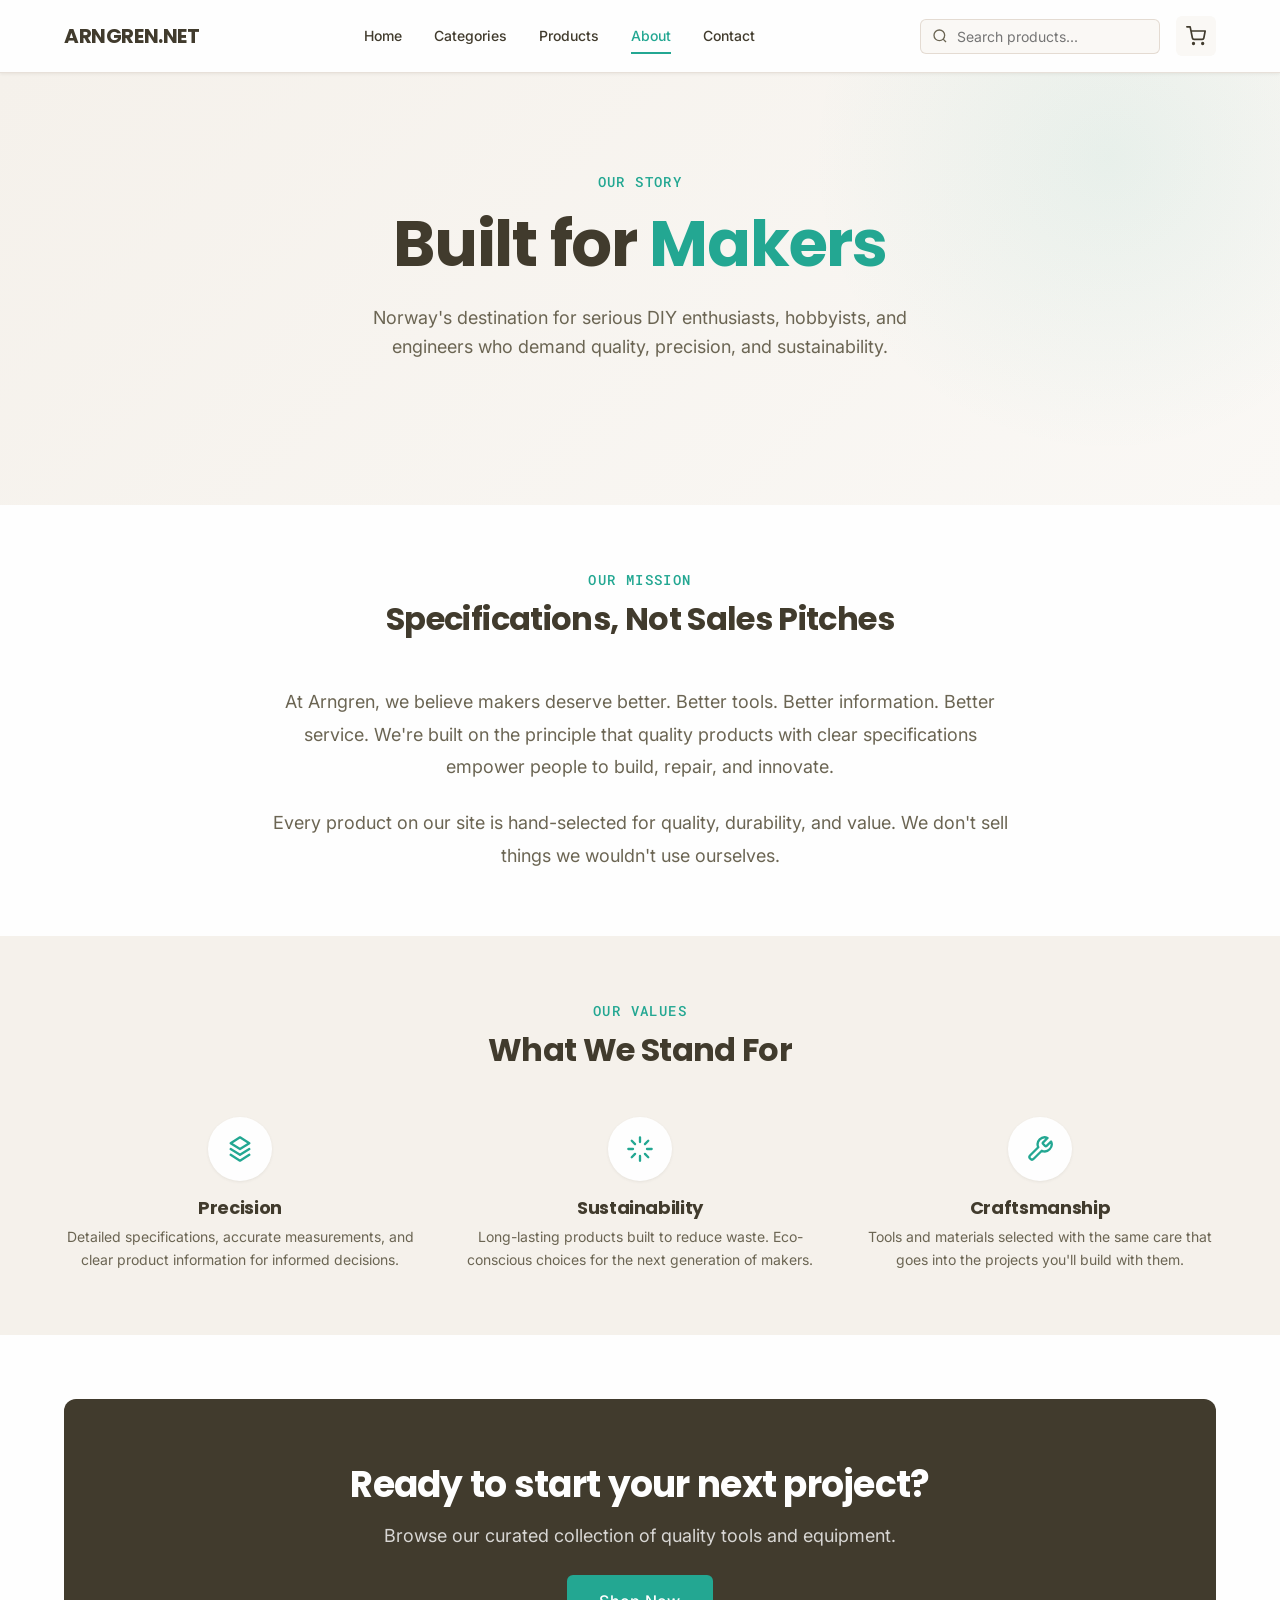
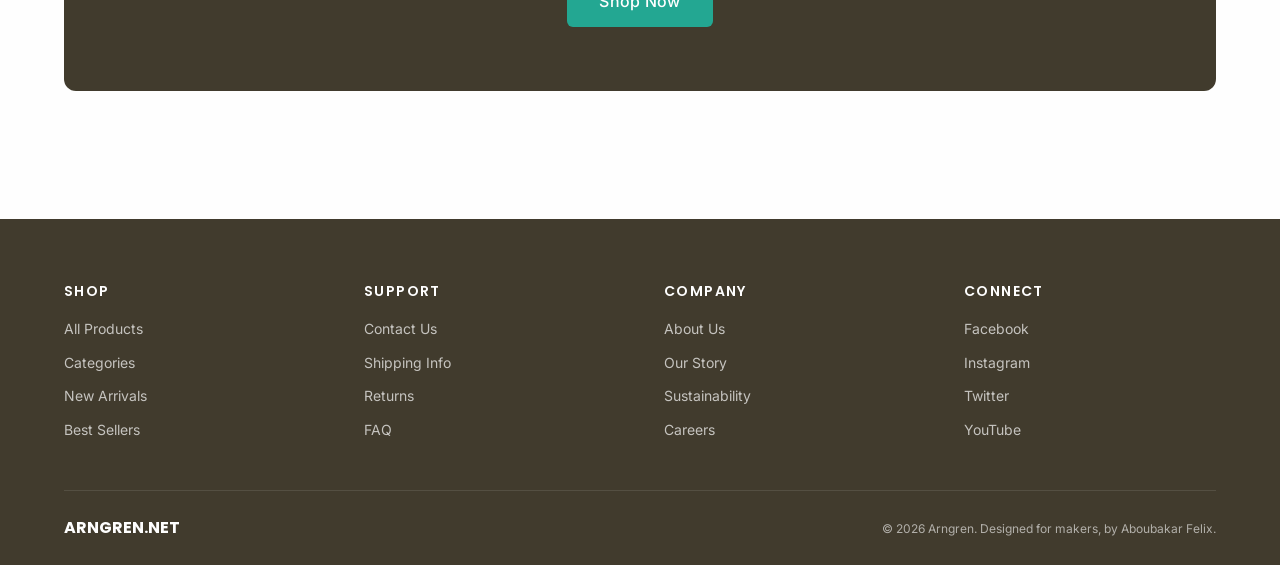
<file: about.html>
<!DOCTYPE html>
<html lang="en">
<head>
    <meta charset="UTF-8">
    <meta name="viewport" content="width=device-width, initial-scale=1.0">
    <meta name="description" content="About Arngren.net - Norway's premier destination for makers, hobbyists, and DIY innovators.">
    <title>About Us - Arngren.net</title>

    <link rel="preconnect" href="https://fonts.googleapis.com">
    <link rel="preconnect" href="https://fonts.gstatic.com" crossorigin>
    <link href="https://fonts.googleapis.com/css2?family=Inter:wght@400;500;600;700&family=Poppins:wght@500;600;700&family=Roboto+Mono:wght@400;500&display=swap" rel="stylesheet">

    <link rel="stylesheet" href="css/styles.css">
</head>
<body>
    <header class="header">
        <nav class="nav" aria-label="Main navigation">
            <a href="index.html" class="nav__logo">ARNGREN.NET</a>
            <button class="nav__menu-toggle" aria-label="Toggle menu" aria-expanded="false">
                <span></span><span></span><span></span>
            </button>
            <ul class="nav__links">
                <li><a href="index.html">Home</a></li>
                <li><a href="category.html">Categories</a></li>
                <li><a href="category.html">Products</a></li>
                <li><a href="about.html" class="active">About</a></li>
                <li><a href="index.html#contact">Contact</a></li>
            </ul>
            <div class="nav__actions">
                <div class="nav__search">
                    <input type="search" placeholder="Search products..." aria-label="Search products">
                </div>
                <a href="cart.html" class="nav__cart" aria-label="Shopping cart">
                    <svg class="nav__cart-icon" viewBox="0 0 24 24" fill="none" stroke="currentColor" stroke-width="2" stroke-linecap="round" stroke-linejoin="round">
                        <circle cx="9" cy="21" r="1"/>
                        <circle cx="20" cy="21" r="1"/>
                        <path d="M1 1h4l2.68 13.39a2 2 0 0 0 2 1.61h9.72a2 2 0 0 0 2-1.61L23 6H6"/>
                    </svg>
                    <span class="nav__cart-count" style="display: none;">0</span>
                </a>
            </div>
        </nav>
    </header>

    <main>
        <!-- Hero Section -->
        <section class="hero">
            <div class="container">
                <div class="hero__content">
                    <span class="hero__eyebrow">Our Story</span>
                    <h1 class="hero__title">
                        Built for <em>Makers</em>
                    </h1>
                    <p class="hero__subtitle">
                        Norway's destination for serious DIY enthusiasts, hobbyists, and engineers who demand quality, precision, and sustainability.
                    </p>
                </div>
            </div>
        </section>

        <!-- Mission Section -->
        <section class="section">
            <div class="container" style="max-width: 800px;">
                <div class="section__header">
                    <span class="section__eyebrow">Our Mission</span>
                    <h2 class="section__title">Specifications, Not Sales Pitches</h2>
                </div>
                <div style="font-size: var(--text-lg); line-height: 1.8; color: var(--color-charcoal-light); text-align: center;">
                    <p style="margin-bottom: var(--space-md);">
                        At Arngren, we believe makers deserve better. Better tools. Better information. Better service. We're built on the principle that quality products with clear specifications empower people to build, repair, and innovate.
                    </p>
                    <p>
                        Every product on our site is hand-selected for quality, durability, and value. We don't sell things we wouldn't use ourselves.
                    </p>
                </div>
            </div>
        </section>

        <!-- Stats / Values -->
        <section class="value-props">
            <div class="container">
                <div class="section__header">
                    <span class="section__eyebrow">Our Values</span>
                    <h2 class="section__title">What We Stand For</h2>
                </div>
                <div class="value-grid">
                    <div class="value-item">
                        <div class="value-icon">
                            <svg viewBox="0 0 24 24" fill="none" stroke="currentColor" stroke-width="2" stroke-linecap="round" stroke-linejoin="round">
                                <path d="M12 2L4 7l8 5 8-5-8-5z"/>
                                <path d="M4 17l8 5 8-5"/>
                                <path d="M4 12l8 5 8-5"/>
                            </svg>
                        </div>
                        <h3>Precision</h3>
                        <p>Detailed specifications, accurate measurements, and clear product information for informed decisions.</p>
                    </div>
                    <div class="value-item">
                        <div class="value-icon">
                            <svg viewBox="0 0 24 24" fill="none" stroke="currentColor" stroke-width="2" stroke-linecap="round" stroke-linejoin="round">
                                <path d="M12 2v4M12 18v4M4.93 4.93l2.83 2.83M16.24 16.24l2.83 2.83M2 12h4M18 12h4M4.93 19.07l2.83-2.83M16.24 7.76l2.83-2.83"/>
                            </svg>
                        </div>
                        <h3>Sustainability</h3>
                        <p>Long-lasting products built to reduce waste. Eco-conscious choices for the next generation of makers.</p>
                    </div>
                    <div class="value-item">
                        <div class="value-icon">
                            <svg viewBox="0 0 24 24" fill="none" stroke="currentColor" stroke-width="2" stroke-linecap="round" stroke-linejoin="round">
                                <path d="M14.7 6.3a1 1 0 0 0 0 1.4l1.6 1.6a1 1 0 0 0 1.4 0l3.77-3.77a6 6 0 0 1-7.94 7.94l-6.91 6.91a2.12 2.12 0 0 1-3-3l6.91-6.91a6 6 0 0 1 7.94-7.94l-3.76 3.76z"/>
                            </svg>
                        </div>
                        <h3>Craftsmanship</h3>
                        <p>Tools and materials selected with the same care that goes into the projects you'll build with them.</p>
                    </div>
                </div>
            </div>
        </section>

        <!-- CTA Section -->
        <section class="section">
            <div class="container">
                <div style="background: var(--color-charcoal); color: var(--color-white); padding: var(--space-2xl); border-radius: var(--radius-xl); text-align: center;">
                    <h2 style="color: var(--color-white); margin-bottom: var(--space-sm);">Ready to start your next project?</h2>
                    <p style="color: rgba(254, 254, 254, 0.8); margin-bottom: var(--space-md); font-size: var(--text-lg);">Browse our curated collection of quality tools and equipment.</p>
                    <a href="category.html" class="btn btn--primary btn--large">Shop Now</a>
                </div>
            </div>
        </section>
    </main>

    <footer class="footer">
        <div class="container">
            <div class="footer__grid">
                <div class="footer__column">
                    <h3>Shop</h3>
                    <ul>
                        <li><a href="category.html">All Products</a></li>
                        <li><a href="category.html">Categories</a></li>
                        <li><a href="#">New Arrivals</a></li>
                        <li><a href="#">Best Sellers</a></li>
                    </ul>
                </div>
                <div class="footer__column">
                    <h3>Support</h3>
                    <ul>
                        <li><a href="#">Contact Us</a></li>
                        <li><a href="#">Shipping Info</a></li>
                        <li><a href="#">Returns</a></li>
                        <li><a href="#">FAQ</a></li>
                    </ul>
                </div>
                <div class="footer__column">
                    <h3>Company</h3>
                    <ul>
                        <li><a href="about.html">About Us</a></li>
                        <li><a href="about.html">Our Story</a></li>
                        <li><a href="#">Sustainability</a></li>
                        <li><a href="#">Careers</a></li>
                    </ul>
                </div>
                <div class="footer__column">
                    <h3>Connect</h3>
                    <ul>
                        <li><a href="https://www.facebook.com/profile.php?id=100029105213355">Facebook</a></li>
                        <li><a href="https://www.instagram.com/reel/DKEDUQAsuPB/?utm_source=ig_web_copy_link&igsh=NTc4MTIwNjQ2YQ==">Instagram</a></li>
                        <li><a href="https://x.com/trygve_lie/status/34937855105175552?s=20">Twitter</a></li>
                        <li><a href="https://www.youtube.com/watch?v=u4UHjx_YU44">YouTube</a></li>
                    </ul>
                </div>
            </div>
            <div class="footer__bottom">
                <span class="footer__brand">ARNGREN.NET</span>
                <span>&copy; 2026 Arngren. Designed for makers, by Aboubakar Felix. </span>
            </div>
        </div>
    </footer>

    <script src="js/main.js"></script>
</body>
</html>
</file>
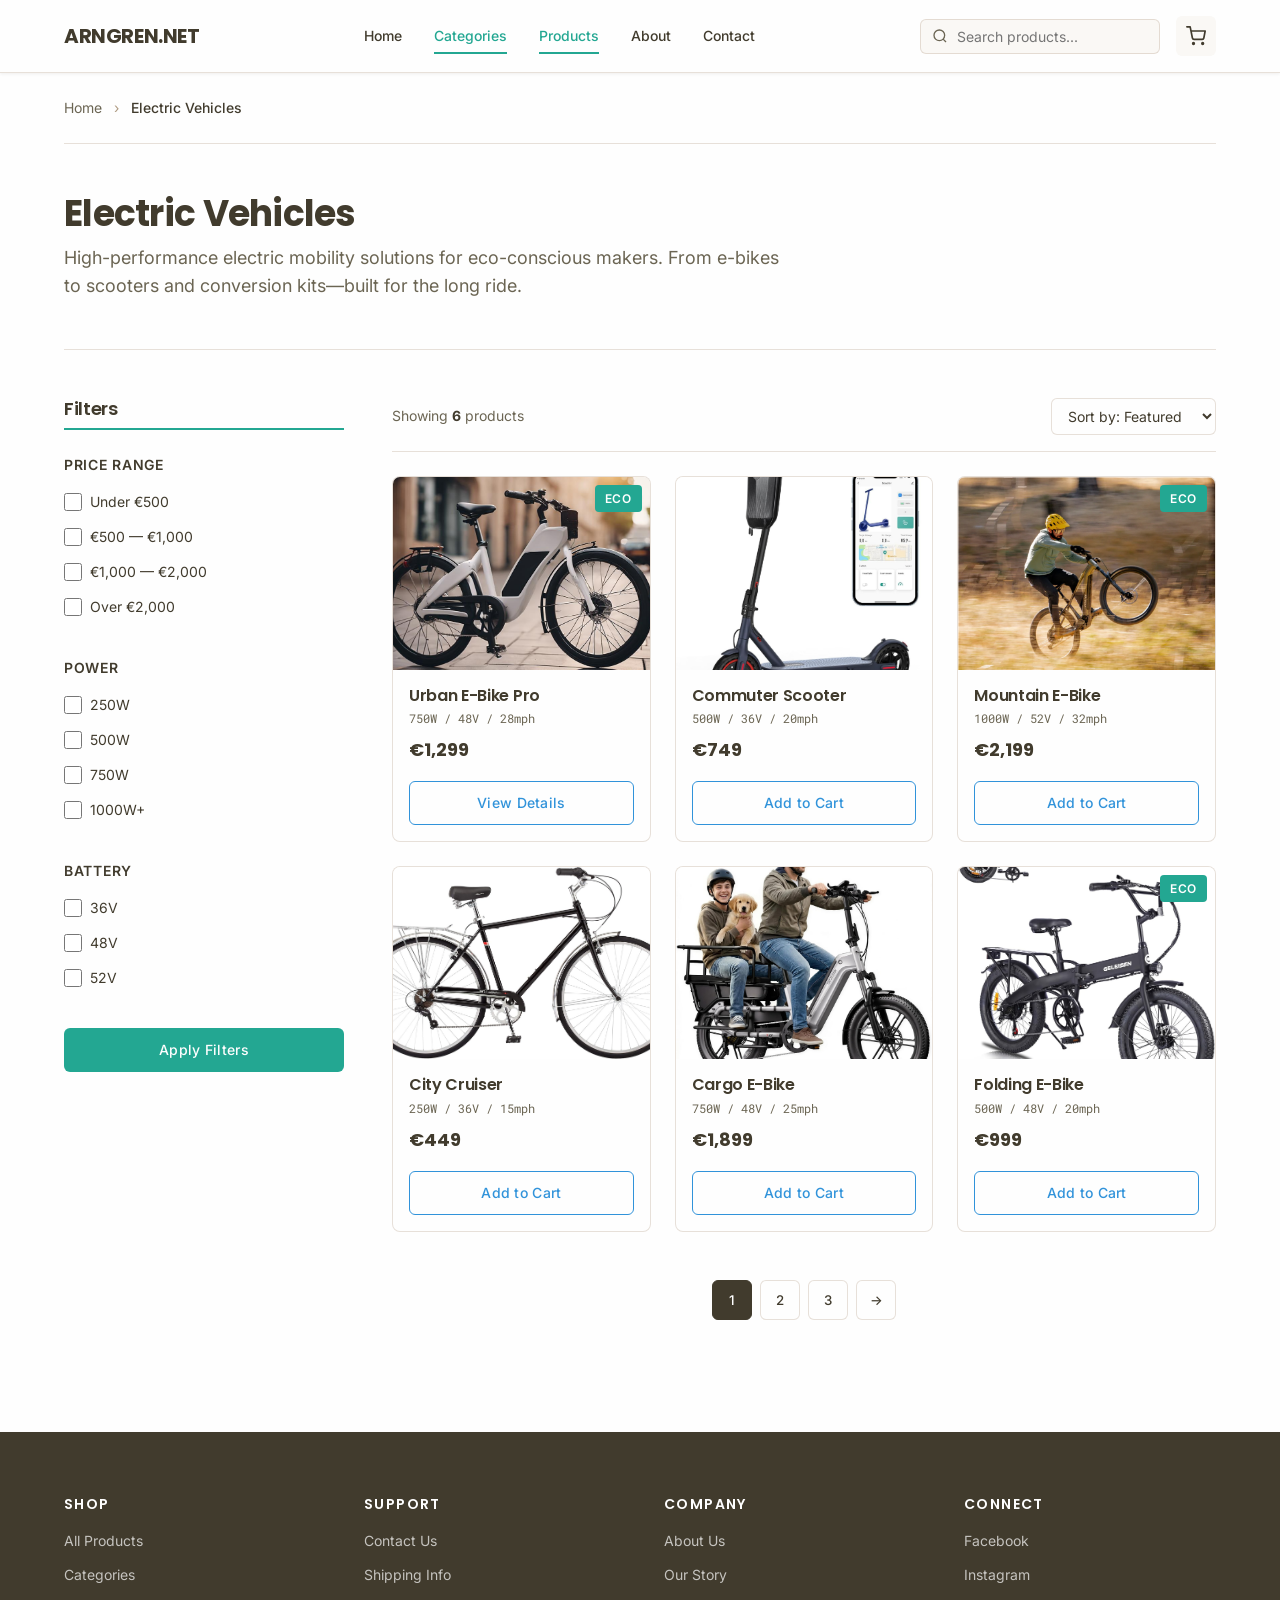
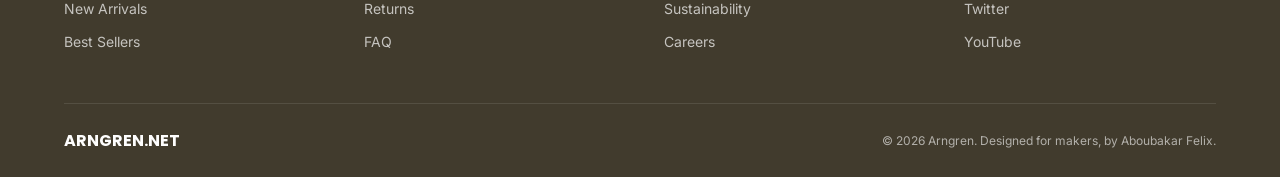
<file: category.html>
<!DOCTYPE html>
<html lang="en">
<head>
    <meta charset="UTF-8">
    <meta name="viewport" content="width=device-width, initial-scale=1.0">
    <meta name="description" content="Electric Vehicles - High-performance electric mobility solutions for eco-conscious makers and innovators.">
    <title>Electric Vehicles - Arngren.net</title>

    <link rel="preconnect" href="https://fonts.googleapis.com">
    <link rel="preconnect" href="https://fonts.gstatic.com" crossorigin>
    <link href="https://fonts.googleapis.com/css2?family=Inter:wght@400;500;600;700&family=Poppins:wght@500;600;700&family=Roboto+Mono:wght@400;500&display=swap" rel="stylesheet">

    <link rel="stylesheet" href="css/styles.css">
</head>
<body>
    <!-- Header -->
    <header class="header">
        <nav class="nav" aria-label="Main navigation">
            <a href="index.html" class="nav__logo">ARNGREN.NET</a>

            <button class="nav__menu-toggle" aria-label="Toggle menu" aria-expanded="false">
                <span></span>
                <span></span>
                <span></span>
            </button>

            <ul class="nav__links">
                <li><a href="index.html">Home</a></li>
                <li><a href="category.html" class="active">Categories</a></li>
                <li><a href="category.html">Products</a></li>
                <li><a href="index.html#about">About</a></li>
                <li><a href="index.html#contact">Contact</a></li>
            </ul>

            <div class="nav__actions">
                <div class="nav__search">
                    <input type="search" placeholder="Search products..." aria-label="Search products">
                </div>
                <a href="cart.html" class="nav__cart" aria-label="Shopping cart">
                    <svg class="nav__cart-icon" viewBox="0 0 24 24" fill="none" stroke="currentColor" stroke-width="2" stroke-linecap="round" stroke-linejoin="round">
                        <circle cx="9" cy="21" r="1"/>
                        <circle cx="20" cy="21" r="1"/>
                        <path d="M1 1h4l2.68 13.39a2 2 0 0 0 2 1.61h9.72a2 2 0 0 0 2-1.61L23 6H6"/>
                    </svg>
                    <span class="nav__cart-count" style="display: none;">0</span>
                </a>
            </div>
        </nav>
    </header>

    <main>
        <div class="container">
            <!-- Breadcrumb -->
            <nav class="breadcrumb" aria-label="Breadcrumb">
                <a href="index.html">Home</a>
                <span class="breadcrumb__separator">›</span>
                <span class="breadcrumb__current">Electric Vehicles</span>
            </nav>

            <!-- Page Header -->
            <header class="page-header">
                <h1>Electric Vehicles</h1>
                <p>High-performance electric mobility solutions for eco-conscious makers. From e-bikes to scooters and conversion kits—built for the long ride.</p>
            </header>

            <!-- Two-column Layout: Filters + Products -->
            <div class="product-layout">
                <!-- Filter Sidebar -->
                <aside class="filters" aria-label="Product filters">
                    <h2 class="filters__title">Filters</h2>

                    <div class="filter-group">
                        <span class="filter-group__label">Price Range</span>
                        <label class="filter-option">
                            <input type="checkbox" data-filter="price-low">
                            <span>Under €500</span>
                        </label>
                        <label class="filter-option">
                            <input type="checkbox" data-filter="price-mid">
                            <span>€500 — €1,000</span>
                        </label>
                        <label class="filter-option">
                            <input type="checkbox" data-filter="price-high">
                            <span>€1,000 — €2,000</span>
                        </label>
                        <label class="filter-option">
                            <input type="checkbox" data-filter="price-premium">
                            <span>Over €2,000</span>
                        </label>
                    </div>

                    <div class="filter-group">
                        <span class="filter-group__label">Power</span>
                        <label class="filter-option">
                            <input type="checkbox" data-filter="power-250">
                            <span>250W</span>
                        </label>
                        <label class="filter-option">
                            <input type="checkbox" data-filter="power-500">
                            <span>500W</span>
                        </label>
                        <label class="filter-option">
                            <input type="checkbox" data-filter="power-750">
                            <span>750W</span>
                        </label>
                        <label class="filter-option">
                            <input type="checkbox" data-filter="power-1000">
                            <span>1000W+</span>
                        </label>
                    </div>

                    <div class="filter-group">
                        <span class="filter-group__label">Battery</span>
                        <label class="filter-option">
                            <input type="checkbox" data-filter="battery-36">
                            <span>36V</span>
                        </label>
                        <label class="filter-option">
                            <input type="checkbox" data-filter="battery-48">
                            <span>48V</span>
                        </label>
                        <label class="filter-option">
                            <input type="checkbox" data-filter="battery-52">
                            <span>52V</span>
                        </label>
                    </div>

                    <button class="btn btn--primary btn--full" data-apply-filters>Apply Filters</button>
                </aside>

                <!-- Product Grid -->
                <section class="product-area">
                    <header class="product-area__header">
                        <p class="product-area__count">Showing <strong>6</strong> products</p>
                        <select class="sort-select" aria-label="Sort products">
                            <option>Sort by: Featured</option>
                            <option>Price: Low to High</option>
                            <option>Price: High to Low</option>
                            <option>Newest</option>
                        </select>
                    </header>

                    <div class="product-grid">
                        <!-- Product 1: Urban E-Bike Pro -->
                        <article class="product-card" data-filters="price-high,power-750,battery-48">
                            <div class="product-card__image">
                                <span class="eco-badge">Eco</span>
                                <img src="images/Urban%20E-Bike.jpg" alt="Urban E-Bike Pro">
                            </div>
                            <div class="product-card__body">
                                <h3 class="product-card__name">
                                    <a href="product.html" style="color: inherit;">Urban E-Bike Pro</a>
                                </h3>
                                <p class="product-card__specs">750W / 48V / 28mph</p>
                                <p class="product-card__price">€1,299</p>
                                <a href="product.html" class="btn btn--secondary btn--full product-card__btn">View Details</a>
                            </div>
                        </article>

                        <!-- Product 2: Commuter Scooter -->
                        <article class="product-card" data-filters="price-mid,power-500,battery-36">
                            <div class="product-card__image">
                                <img src="images/Commuter%20Scooter.jpg" alt="Commuter Scooter">
                            </div>
                            <div class="product-card__body">
                                <h3 class="product-card__name">Commuter Scooter</h3>
                                <p class="product-card__specs">500W / 36V / 20mph</p>
                                <p class="product-card__price">€749</p>
                                <button class="btn btn--secondary btn--full product-card__btn"
                                        data-add-to-cart
                                        data-product-id="commuter-scooter"
                                        data-product-name="Commuter Scooter"
                                        data-product-price="749"
                                        data-product-specs="500W / 36V / 20mph"
                                        data-product-image="images/Commuter%20Scooter.jpg">
                                    Add to Cart
                                </button>
                            </div>
                        </article>

                        <!-- Product 3: Mountain E-Bike -->
                        <article class="product-card" data-filters="price-premium,power-1000,battery-52">
                            <div class="product-card__image">
                                <span class="eco-badge">Eco</span>
                                <img src="images/Mountain%20E-Bike.png" alt="Mountain E-Bike">
                            </div>
                            <div class="product-card__body">
                                <h3 class="product-card__name">Mountain E-Bike</h3>
                                <p class="product-card__specs">1000W / 52V / 32mph</p>
                                <p class="product-card__price">€2,199</p>
                                <button class="btn btn--secondary btn--full product-card__btn"
                                        data-add-to-cart
                                        data-product-id="mountain-ebike"
                                        data-product-name="Mountain E-Bike"
                                        data-product-price="2199"
                                        data-product-specs="1000W / 52V / 32mph"
                                        data-product-image="images/Mountain%20E-Bike.png">
                                    Add to Cart
                                </button>
                            </div>
                        </article>

                        <!-- Product 4: City Cruiser -->
                        <article class="product-card" data-filters="price-low,power-250,battery-36">
                            <div class="product-card__image">
                                <img src="images/City%20Cruiser.jpg" alt="City Cruiser">
                            </div>
                            <div class="product-card__body">
                                <h3 class="product-card__name">City Cruiser</h3>
                                <p class="product-card__specs">250W / 36V / 15mph</p>
                                <p class="product-card__price">€449</p>
                                <button class="btn btn--secondary btn--full product-card__btn"
                                        data-add-to-cart
                                        data-product-id="city-cruiser"
                                        data-product-name="City Cruiser"
                                        data-product-price="449"
                                        data-product-specs="250W / 36V / 15mph"
                                        data-product-image="images/City%20Cruiser.jpg">
                                    Add to Cart
                                </button>
                            </div>
                        </article>

                        <!-- Product 5: Cargo E-Bike -->
                        <article class="product-card" data-filters="price-high,power-750,battery-48">
                            <div class="product-card__image">
                                <img src="images/Cargo%20E%20bike.jpg" alt="Cargo E-Bike">
                            </div>
                            <div class="product-card__body">
                                <h3 class="product-card__name">Cargo E-Bike</h3>
                                <p class="product-card__specs">750W / 48V / 25mph</p>
                                <p class="product-card__price">€1,899</p>
                                <button class="btn btn--secondary btn--full product-card__btn"
                                        data-add-to-cart
                                        data-product-id="cargo-ebike"
                                        data-product-name="Cargo E-Bike"
                                        data-product-price="1899"
                                        data-product-specs="750W / 48V / 25mph"
                                        data-product-image="images/Cargo%20E%20bike.jpg">
                                    Add to Cart
                                </button>
                            </div>
                        </article>

                        <!-- Product 6: Folding E-Bike -->
                        <article class="product-card" data-filters="price-mid,power-500,battery-48">
                            <div class="product-card__image">
                                <span class="eco-badge">Eco</span>
                                <img src="images/Folding%20bike.jpg" alt="Folding E-Bike">
                            </div>
                            <div class="product-card__body">
                                <h3 class="product-card__name">Folding E-Bike</h3>
                                <p class="product-card__specs">500W / 48V / 20mph</p>
                                <p class="product-card__price">€999</p>
                                <button class="btn btn--secondary btn--full product-card__btn"
                                        data-add-to-cart
                                        data-product-id="folding-ebike"
                                        data-product-name="Folding E-Bike"
                                        data-product-price="999"
                                        data-product-specs="500W / 48V / 20mph"
                                        data-product-image="https://images.unsplash.com/photo-1502744688674-c619d1586c9e?w=600&h=450&fit=crop">
                                    Add to Cart
                                </button>
                            </div>
                        </article>
                    </div>

                    <!-- Pagination -->
                    <nav class="pagination" aria-label="Page navigation">
                        <button class="active" aria-label="Page 1" aria-current="page">1</button>
                        <button aria-label="Page 2">2</button>
                        <button aria-label="Page 3">3</button>
                        <button aria-label="Next page">→</button>
                    </nav>
                </section>
            </div>
        </div>
    </main>

    <!-- Footer -->
    <footer class="footer">
        <div class="container">
            <div class="footer__grid">
                <div class="footer__column">
                    <h3>Shop</h3>
                    <ul>
                        <li><a href="category.html">All Products</a></li>
                        <li><a href="category.html">Categories</a></li>
                        <li><a href="#">New Arrivals</a></li>
                        <li><a href="#">Best Sellers</a></li>
                    </ul>
                </div>
                <div class="footer__column">
                    <h3>Support</h3>
                    <ul>
                        <li><a href="#">Contact Us</a></li>
                        <li><a href="#">Shipping Info</a></li>
                        <li><a href="#">Returns</a></li>
                        <li><a href="#">FAQ</a></li>
                    </ul>
                </div>
                <div class="footer__column">
                    <h3>Company</h3>
                    <ul>
                        <li><a href="#">About Us</a></li>
                        <li><a href="#">Our Story</a></li>
                        <li><a href="#">Sustainability</a></li>
                        <li><a href="#">Careers</a></li>
                    </ul>
                </div>
                <div class="footer__column">
                    <h3>Connect</h3>
                    <ul>
                        <li><a href="https://www.facebook.com/profile.php?id=100029105213355">Facebook</a></li>
                        <li><a href="https://www.instagram.com/reel/DKEDUQAsuPB/?utm_source=ig_web_copy_link&igsh=NTc4MTIwNjQ2YQ==">Instagram</a></li>
                        <li><a href="https://x.com/trygve_lie/status/34937855105175552?s=20">Twitter</a></li>
                        <li><a href="https://www.youtube.com/watch?v=u4UHjx_YU44">YouTube</a></li>
                    </ul>
                </div>
            </div>
            <div class="footer__bottom">
                <span class="footer__brand">ARNGREN.NET</span>
                <span>&copy; 2026 Arngren. Designed for makers, by Aboubakar Felix. </span>
            </div>
        </div>
    </footer>

    <script src="js/main.js"></script>
</body>
</html>
</file>
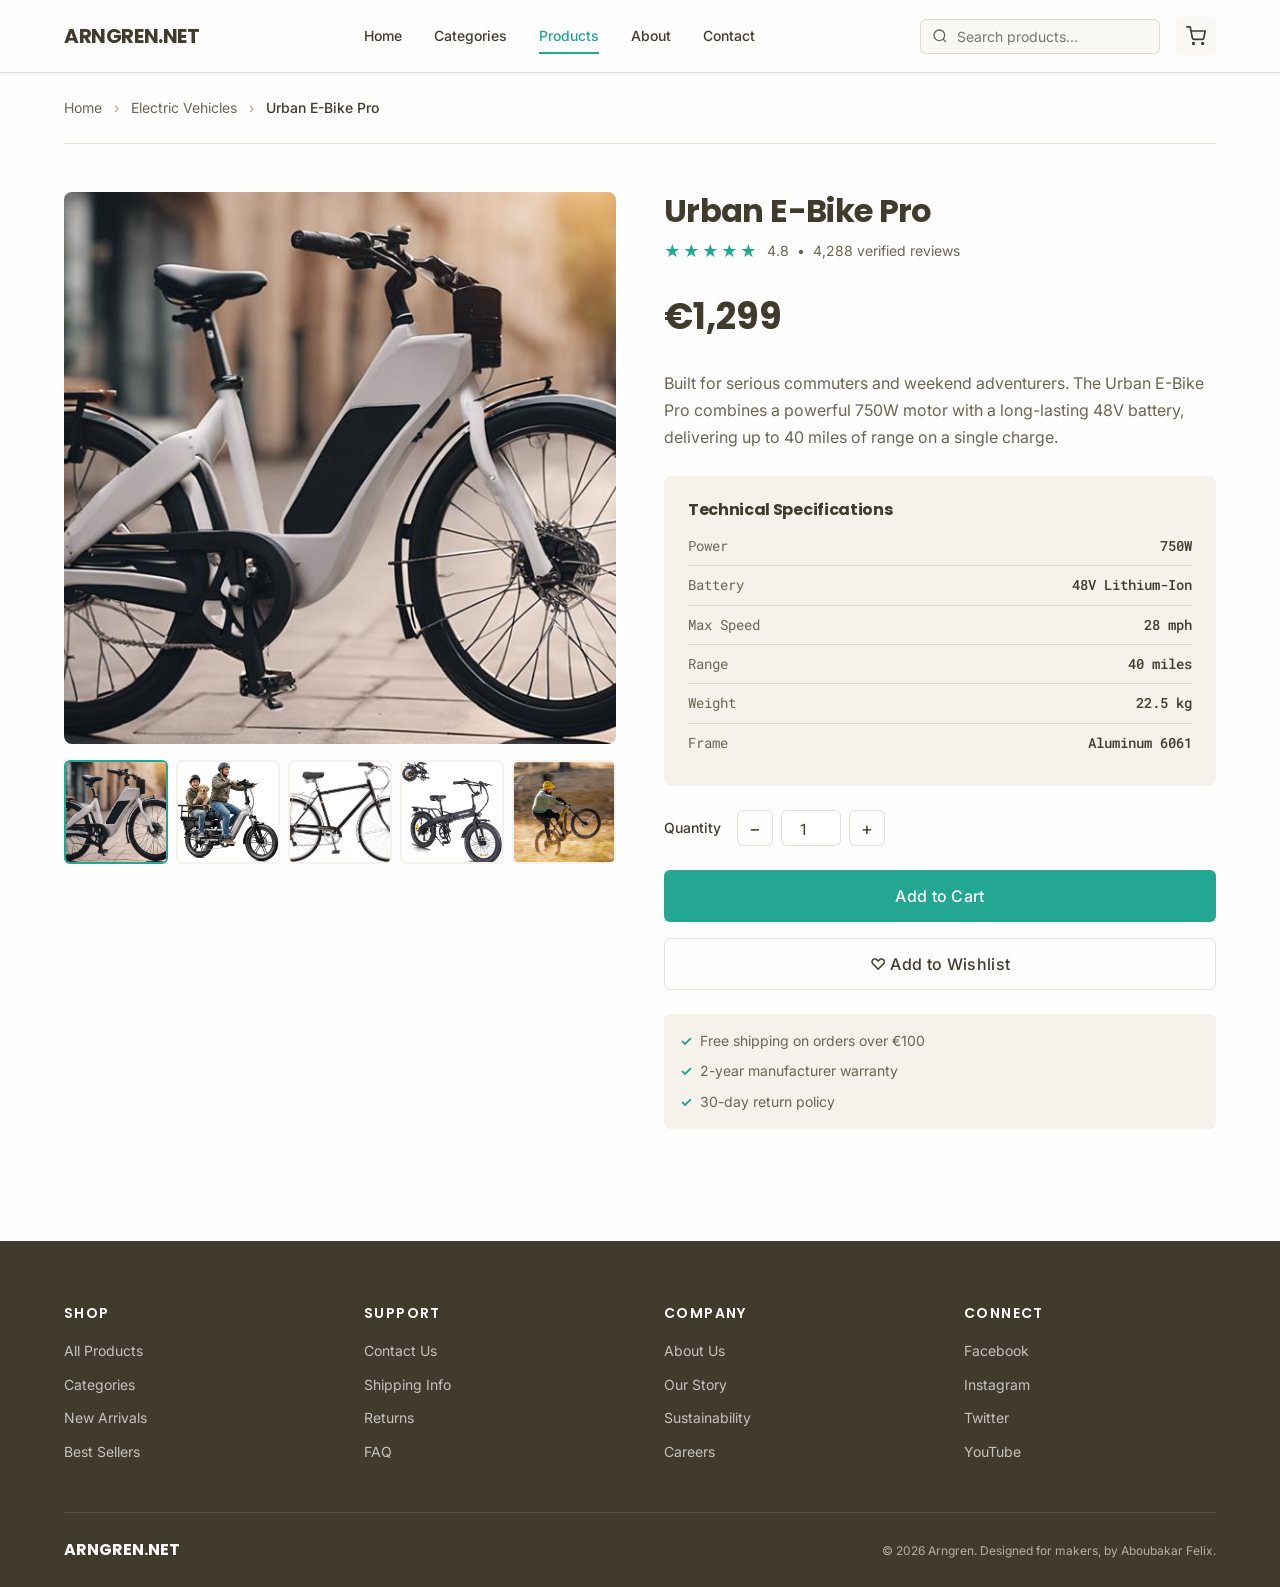
<file: product.html>
<!DOCTYPE html>
<html lang="en">
<head>
    <meta charset="UTF-8">
    <meta name="viewport" content="width=device-width, initial-scale=1.0">
    <meta name="description" content="Urban E-Bike Pro - 750W power, 48V battery, 28mph max speed. Premium electric bike for serious commuters.">
    <title>Urban E-Bike Pro - Arngren.net</title>

    <link rel="preconnect" href="https://fonts.googleapis.com">
    <link rel="preconnect" href="https://fonts.gstatic.com" crossorigin>
    <link href="https://fonts.googleapis.com/css2?family=Inter:wght@400;500;600;700&family=Poppins:wght@500;600;700&family=Roboto+Mono:wght@400;500&display=swap" rel="stylesheet">

    <link rel="stylesheet" href="css/styles.css">
</head>
<body>
    <!-- Header -->
    <header class="header">
        <nav class="nav" aria-label="Main navigation">
            <a href="index.html" class="nav__logo">ARNGREN.NET</a>
            <button class="nav__menu-toggle" aria-label="Toggle menu" aria-expanded="false">
                <span></span><span></span><span></span>
            </button>
            <ul class="nav__links">
                <li><a href="index.html">Home</a></li>
                <li><a href="category.html">Categories</a></li>
                <li><a href="category.html" class="active">Products</a></li>
                <li><a href="index.html#about">About</a></li>
                <li><a href="index.html#contact">Contact</a></li>
            </ul>
            <div class="nav__actions">
                <div class="nav__search">
                    <input type="search" placeholder="Search products..." aria-label="Search products">
                </div>
                <a href="cart.html" class="nav__cart" aria-label="Shopping cart">
                    <svg class="nav__cart-icon" viewBox="0 0 24 24" fill="none" stroke="currentColor" stroke-width="2" stroke-linecap="round" stroke-linejoin="round">
                        <circle cx="9" cy="21" r="1"/>
                        <circle cx="20" cy="21" r="1"/>
                        <path d="M1 1h4l2.68 13.39a2 2 0 0 0 2 1.61h9.72a2 2 0 0 0 2-1.61L23 6H6"/>
                    </svg>
                    <span class="nav__cart-count" style="display: none;">0</span>
                </a>
            </div>
        </nav>
    </header>

    <main>
        <div class="container">
            <!-- Breadcrumb -->
            <nav class="breadcrumb" aria-label="Breadcrumb">
                <a href="index.html">Home</a>
                <span class="breadcrumb__separator">›</span>
                <a href="category.html">Electric Vehicles</a>
                <span class="breadcrumb__separator">›</span>
                <span class="breadcrumb__current">Urban E-Bike Pro</span>
            </nav>

            <!-- Product Detail Layout -->
            <div class="product-detail">
                <!-- Product Gallery -->
                <div class="product-gallery">
                    <div class="product-gallery__main">
                        <img src="images/Urban%20E-Bike.jpg" alt="Urban E-Bike Pro - Main view" id="main-product-image">
                    </div>
                    <div class="product-gallery__thumbs">
                        <div class="product-gallery__thumb active">
                            <img src="images/Urban%20E-Bike.jpg" alt="View 1">
                        </div>
                        <div class="product-gallery__thumb">
                            <img src="images/Cargo%20E%20bike.jpg" alt="View 2">
                        </div>
                        <div class="product-gallery__thumb">
                            <img src="images/City%20Cruiser.jpg" alt="View 3">
                        </div>
                        <div class="product-gallery__thumb">
                            <img src="images/Folding%20bike.jpg" alt="View 4">
                        </div>
                        <div class="product-gallery__thumb">
                            <img src="images/Mountain%20E-Bike.png" alt="View 5">
                        </div>
                    </div>
                </div>

                <!-- Product Info -->
                <div class="product-info">
                    <h1 class="product-info__title">Urban E-Bike Pro</h1>

                    <div class="product-info__rating">
                        <span class="stars">★★★★★</span>
                        <span>4.8</span>
                        <span>•</span>
                        <span>4,288 verified reviews</span>
                    </div>

                    <p class="product-info__price">€1,299</p>

                    <p style="color: var(--color-charcoal-light); margin-bottom: var(--space-md); line-height: 1.7;">
                        Built for serious commuters and weekend adventurers. The Urban E-Bike Pro combines a powerful 750W motor with a long-lasting 48V battery, delivering up to 40 miles of range on a single charge.
                    </p>

                    <!-- Technical Specs -->
                    <div class="spec-table">
                        <h3>Technical Specifications</h3>
                        <div class="spec-row">
                            <span class="spec-row__label">Power</span>
                            <span class="spec-row__value">750W</span>
                        </div>
                        <div class="spec-row">
                            <span class="spec-row__label">Battery</span>
                            <span class="spec-row__value">48V Lithium-Ion</span>
                        </div>
                        <div class="spec-row">
                            <span class="spec-row__label">Max Speed</span>
                            <span class="spec-row__value">28 mph</span>
                        </div>
                        <div class="spec-row">
                            <span class="spec-row__label">Range</span>
                            <span class="spec-row__value">40 miles</span>
                        </div>
                        <div class="spec-row">
                            <span class="spec-row__label">Weight</span>
                            <span class="spec-row__value">22.5 kg</span>
                        </div>
                        <div class="spec-row">
                            <span class="spec-row__label">Frame</span>
                            <span class="spec-row__value">Aluminum 6061</span>
                        </div>
                    </div>

                    <!-- Quantity & Actions -->
                    <div class="product-actions">
                        <div class="quantity-control">
                            <label for="qty">Quantity</label>
                            <button class="quantity-btn" data-action="decrement" aria-label="Decrease quantity">−</button>
                            <input type="number" id="qty" class="quantity-input" value="1" min="1" aria-label="Quantity">
                            <button class="quantity-btn" data-action="increment" aria-label="Increase quantity">+</button>
                        </div>

                        <button class="btn btn--primary btn--large add-to-cart-detail"
                                data-add-to-cart
                                data-product-id="urban-ebike-pro"
                                data-product-name="Urban E-Bike Pro"
                                data-product-price="1299"
                                data-product-specs="750W / 48V / 28mph"
                                data-product-image="images/Urban%20E-Bike.jpg">
                            Add to Cart
                        </button>

                        <button class="btn btn--outline btn--large">
                            ♡ Add to Wishlist
                        </button>
                    </div>

                    <!-- Trust Signals -->
                    <div style="background: var(--color-tan-light); padding: var(--space-sm); border-radius: var(--radius-md); display: flex; flex-direction: column; gap: 0.5rem; font-size: var(--text-sm); color: var(--color-charcoal-light);">
                        <div style="display: flex; align-items: center; gap: 0.5rem;">
                            <span style="color: var(--color-teal); font-weight: 700;">✓</span>
                            <span>Free shipping on orders over €100</span>
                        </div>
                        <div style="display: flex; align-items: center; gap: 0.5rem;">
                            <span style="color: var(--color-teal); font-weight: 700;">✓</span>
                            <span>2-year manufacturer warranty</span>
                        </div>
                        <div style="display: flex; align-items: center; gap: 0.5rem;">
                            <span style="color: var(--color-teal); font-weight: 700;">✓</span>
                            <span>30-day return policy</span>
                        </div>
                    </div>
                </div>
            </div>
        </div>
    </main>

    <!-- Footer -->
    <footer class="footer">
        <div class="container">
            <div class="footer__grid">
                <div class="footer__column">
                    <h3>Shop</h3>
                    <ul>
                        <li><a href="category.html">All Products</a></li>
                        <li><a href="category.html">Categories</a></li>
                        <li><a href="#">New Arrivals</a></li>
                        <li><a href="#">Best Sellers</a></li>
                    </ul>
                </div>
                <div class="footer__column">
                    <h3>Support</h3>
                    <ul>
                        <li><a href="#">Contact Us</a></li>
                        <li><a href="#">Shipping Info</a></li>
                        <li><a href="#">Returns</a></li>
                        <li><a href="#">FAQ</a></li>
                    </ul>
                </div>
                <div class="footer__column">
                    <h3>Company</h3>
                    <ul>
                        <li><a href="#">About Us</a></li>
                        <li><a href="#">Our Story</a></li>
                        <li><a href="#">Sustainability</a></li>
                        <li><a href="#">Careers</a></li>
                    </ul>
                </div>
                <div class="footer__column">
                    <h3>Connect</h3>
                    <ul>
                        <li><a href="https://www.facebook.com/profile.php?id=100029105213355">Facebook</a></li>
                        <li><a href="https://www.instagram.com/reel/DKEDUQAsuPB/?utm_source=ig_web_copy_link&igsh=NTc4MTIwNjQ2YQ==">Instagram</a></li>
                        <li><a href="https://x.com/trygve_lie/status/34937855105175552?s=20">Twitter</a></li>
                        <li><a href="https://www.youtube.com/watch?v=u4UHjx_YU44">YouTube</a></li>
                    </ul>
                </div>
            </div>
            <div class="footer__bottom">
                <span class="footer__brand">ARNGREN.NET</span>
                <span>&copy; 2026 Arngren. Designed for makers, by Aboubakar Felix. </span>
            </div>
        </div>
    </footer>

    <script src="js/main.js"></script>
</body>
</html>
</file>
<file: css/styles.css>
/* ==========================================================================
   ARNGREN.NET REDESIGN - DESIGN SYSTEM
   Author: Aboubakar Felix
   Brand: Sustainable, precise, Scandinavian-modern e-commerce
   Target User: Lars Andersen (38, Civil Engineer, Bergen, Norway)
   ========================================================================== */

/* --------------------------------------------------------------------------
   CSS VARIABLES (Design Tokens)
   -------------------------------------------------------------------------- */
:root {
    /* Brand Colors - From Pre-Production Documents */
    --color-teal: #23A792;          /* Sustainable Teal - CTAs, eco badges (3%) */
    --color-teal-dark: #1E8C7A;     /* Hover state */
    --color-teal-darker: #1A7666;   /* Active state */
    --color-tan: #AE9A81;           /* Craftsman Tan - accents (2%) */
    --color-tan-light: #F5F1EB;     /* Light tan for backgrounds */
    --color-blue: #3193DA;          /* Precision Blue - links (5%) */
    --color-blue-dark: #2A7FBC;     /* Blue hover */
    --color-charcoal: #413B2D;      /* Workshop Charcoal - text (15%) */
    --color-charcoal-light: #6B6553;/* Lighter charcoal for secondary text */
    --color-white: #FEFEFE;         /* Clean White - backgrounds (75%) */
    --color-off-white: #FAF8F5;     /* Subtle background variation */
    --color-border: rgba(174, 154, 129, 0.3); /* Tan-tinted borders */

    /* Typography Scale */
    --font-headline: 'Poppins', system-ui, sans-serif;
    --font-body: 'Inter', system-ui, sans-serif;
    --font-mono: 'Roboto Mono', monospace;

    /* Font Sizes - Following Standards Guide */
    --text-xs: 0.75rem;     /* 12px */
    --text-sm: 0.875rem;    /* 14px */
    --text-base: 1rem;      /* 16px */
    --text-lg: 1.125rem;    /* 18px */
    --text-xl: 1.25rem;     /* 20px */
    --text-2xl: 1.5rem;     /* 24px */
    --text-3xl: 2rem;       /* 32px */
    --text-4xl: 2.25rem;    /* 36px */
    --text-5xl: 3rem;       /* 48px */
    --text-6xl: 4rem;       /* 64px */

    /* 8-Point Grid Spacing System */
    --space-xs: 0.5rem;     /* 8px */
    --space-sm: 1rem;       /* 16px */
    --space-md: 1.5rem;     /* 24px */
    --space-lg: 2rem;       /* 32px */
    --space-xl: 3rem;       /* 48px */
    --space-2xl: 4rem;      /* 64px */
    --space-3xl: 6rem;      /* 96px */

    /* Layout */
    --container-max: 1200px;
    --container-padding: var(--space-md);
    --radius-sm: 4px;
    --radius-md: 6px;
    --radius-lg: 8px;
    --radius-xl: 12px;

    /* Shadows */
    --shadow-sm: 0 1px 3px rgba(65, 59, 45, 0.08);
    --shadow-md: 0 4px 12px rgba(65, 59, 45, 0.08);
    --shadow-lg: 0 8px 24px rgba(65, 59, 45, 0.12);

    /* Transitions */
    --transition-fast: 0.15s ease;
    --transition: 0.2s ease;
    --transition-slow: 0.3s ease;
}

/* --------------------------------------------------------------------------
   RESET & BASE STYLES
   -------------------------------------------------------------------------- */
*,
*::before,
*::after {
    margin: 0;
    padding: 0;
    box-sizing: border-box;
}

html {
    scroll-behavior: smooth;
    -webkit-text-size-adjust: 100%;
}

body {
    font-family: var(--font-body);
    font-size: var(--text-base);
    line-height: 1.6;
    color: var(--color-charcoal);
    background-color: var(--color-white);
    -webkit-font-smoothing: antialiased;
    -moz-osx-font-smoothing: grayscale;
}

img {
    max-width: 100%;
    height: auto;
    display: block;
}

a {
    color: var(--color-blue);
    text-decoration: none;
    transition: color var(--transition);
}

a:hover {
    color: var(--color-blue-dark);
}

button {
    font-family: inherit;
    cursor: pointer;
    border: none;
    background: none;
}

ul, ol {
    list-style: none;
}

/* --------------------------------------------------------------------------
   TYPOGRAPHY
   -------------------------------------------------------------------------- */
h1, h2, h3, h4, h5, h6 {
    font-family: var(--font-headline);
    font-weight: 700;
    line-height: 1.2;
    color: var(--color-charcoal);
    letter-spacing: -0.02em;
}

h1 { font-size: var(--text-5xl); }
h2 { font-size: var(--text-4xl); }
h3 { font-size: var(--text-2xl); }
h4 { font-size: var(--text-xl); }
h5 { font-size: var(--text-lg); }
h6 { font-size: var(--text-base); }

.specs {
    font-family: var(--font-mono);
    font-size: var(--text-sm);
    color: var(--color-charcoal-light);
    line-height: 2;
}

/* --------------------------------------------------------------------------
   LAYOUT - Container & Grid
   -------------------------------------------------------------------------- */
.container {
    max-width: var(--container-max);
    margin: 0 auto;
    padding: 0 var(--container-padding);
}

.section {
    padding: var(--space-2xl) 0;
}

/* --------------------------------------------------------------------------
   HEADER & NAVIGATION
   -------------------------------------------------------------------------- */
.header {
    background: var(--color-white);
    border-bottom: 1px solid var(--color-border);
    position: sticky;
    top: 0;
    z-index: 100;
    box-shadow: var(--shadow-sm);
}

.nav {
    display: flex;
    align-items: center;
    justify-content: space-between;
    padding: var(--space-sm) var(--container-padding);
    max-width: var(--container-max);
    margin: 0 auto;
    gap: var(--space-md);
}

.nav__logo {
    font-family: var(--font-headline);
    font-weight: 700;
    font-size: var(--text-xl);
    color: var(--color-charcoal);
    letter-spacing: -0.02em;
}

.nav__logo:hover {
    color: var(--color-teal);
}

.nav__links {
    display: flex;
    gap: var(--space-lg);
    align-items: center;
    flex: 1;
    justify-content: center;
}

.nav__links a {
    color: var(--color-charcoal);
    font-weight: 500;
    font-size: var(--text-sm);
    padding: var(--space-xs) 0;
    border-bottom: 2px solid transparent;
    transition: all var(--transition);
}

.nav__links a:hover,
.nav__links a.active {
    color: var(--color-teal);
    border-bottom-color: var(--color-teal);
}

.nav__actions {
    display: flex;
    align-items: center;
    gap: var(--space-sm);
}

.nav__search {
    position: relative;
    width: 240px;
}

.nav__search input {
    width: 100%;
    padding: var(--space-xs) var(--space-sm) var(--space-xs) 2.25rem;
    border: 1px solid var(--color-border);
    border-radius: var(--radius-md);
    font-family: var(--font-body);
    font-size: var(--text-sm);
    background: var(--color-off-white);
    transition: all var(--transition);
}

.nav__search input:focus {
    outline: none;
    border-color: var(--color-teal);
    background: var(--color-white);
    box-shadow: 0 0 0 3px rgba(35, 167, 146, 0.1);
}

.nav__search::before {
    content: "";
    position: absolute;
    left: 0.75rem;
    top: 50%;
    transform: translateY(-50%);
    width: 16px;
    height: 16px;
    background: url("data:image/svg+xml,%3Csvg xmlns='http://www.w3.org/2000/svg' viewBox='0 0 24 24' fill='none' stroke='%236B6553' stroke-width='2'%3E%3Ccircle cx='11' cy='11' r='8'/%3E%3Cpath d='m21 21-4.35-4.35'/%3E%3C/svg%3E") no-repeat center;
    pointer-events: none;
}

.nav__cart {
    position: relative;
    width: 40px;
    height: 40px;
    display: flex;
    align-items: center;
    justify-content: center;
    border-radius: var(--radius-md);
    background: var(--color-off-white);
    transition: background var(--transition);
}

.nav__cart:hover {
    background: var(--color-tan-light);
}

.nav__cart-icon {
    width: 20px;
    height: 20px;
    stroke: var(--color-charcoal);
}

.nav__cart-count {
    position: absolute;
    top: -4px;
    right: -4px;
    background: var(--color-teal);
    color: var(--color-white);
    font-size: var(--text-xs);
    font-weight: 600;
    width: 18px;
    height: 18px;
    border-radius: 50%;
    display: flex;
    align-items: center;
    justify-content: center;
    border: 2px solid var(--color-white);
}

.nav__menu-toggle {
    display: none;
    width: 40px;
    height: 40px;
    flex-direction: column;
    align-items: center;
    justify-content: center;
    gap: 4px;
    border-radius: var(--radius-md);
}

.nav__menu-toggle span {
    width: 22px;
    height: 2px;
    background: var(--color-charcoal);
    transition: all var(--transition);
    border-radius: 1px;
}

/* --------------------------------------------------------------------------
   BUTTONS
   -------------------------------------------------------------------------- */
.btn {
    display: inline-flex;
    align-items: center;
    justify-content: center;
    gap: var(--space-xs);
    padding: 0.75rem 1.5rem;
    font-family: var(--font-body);
    font-weight: 500;
    font-size: var(--text-sm);
    border-radius: var(--radius-md);
    transition: all var(--transition);
    cursor: pointer;
    text-align: center;
    min-height: 44px; /* Touch target */
    line-height: 1;
    letter-spacing: 0.02em;
}

.btn--primary {
    background: var(--color-teal);
    color: var(--color-white);
}

.btn--primary:hover {
    background: var(--color-teal-dark);
    color: var(--color-white);
    transform: translateY(-1px);
    box-shadow: var(--shadow-md);
}

.btn--primary:active {
    background: var(--color-teal-darker);
    transform: translateY(0);
}

.btn--secondary {
    background: var(--color-white);
    color: var(--color-blue);
    border: 1.5px solid var(--color-blue);
}

.btn--secondary:hover {
    background: var(--color-blue);
    color: var(--color-white);
}

.btn--outline {
    background: transparent;
    color: var(--color-charcoal);
    border: 1.5px solid var(--color-border);
}

.btn--outline:hover {
    border-color: var(--color-charcoal);
    background: var(--color-off-white);
}

.btn--large {
    padding: 1rem 2rem;
    font-size: var(--text-base);
    min-height: 52px;
}

.btn--full {
    width: 100%;
}

/* --------------------------------------------------------------------------
   HERO SECTION (Homepage)
   -------------------------------------------------------------------------- */
.hero {
    background: linear-gradient(135deg, var(--color-tan-light) 0%, var(--color-off-white) 100%);
    padding: var(--space-3xl) 0;
    position: relative;
    overflow: hidden;
}

.hero::before {
    content: "";
    position: absolute;
    top: -50%;
    right: -10%;
    width: 600px;
    height: 600px;
    background: radial-gradient(circle, rgba(35, 167, 146, 0.08) 0%, transparent 70%);
    pointer-events: none;
}

.hero__content {
    position: relative;
    max-width: 700px;
    text-align: center;
    margin: 0 auto;
}

.hero__eyebrow {
    display: inline-block;
    font-family: var(--font-mono);
    font-size: var(--text-sm);
    color: var(--color-teal);
    letter-spacing: 0.1em;
    text-transform: uppercase;
    margin-bottom: var(--space-sm);
    font-weight: 500;
}

.hero__title {
    font-size: clamp(2.5rem, 5vw, 4rem);
    line-height: 1.1;
    margin-bottom: var(--space-md);
    color: var(--color-charcoal);
}

.hero__title em {
    font-style: normal;
    color: var(--color-teal);
    position: relative;
}

.hero__subtitle {
    font-size: var(--text-lg);
    color: var(--color-charcoal-light);
    margin-bottom: var(--space-xl);
    max-width: 540px;
    margin-left: auto;
    margin-right: auto;
}

.hero__cta {
    display: inline-flex;
    gap: var(--space-sm);
    flex-wrap: wrap;
    justify-content: center;
}

/* --------------------------------------------------------------------------
   SECTION HEADERS
   -------------------------------------------------------------------------- */
.section__header {
    text-align: center;
    margin-bottom: var(--space-xl);
}

.section__eyebrow {
    font-family: var(--font-mono);
    font-size: var(--text-sm);
    color: var(--color-teal);
    text-transform: uppercase;
    letter-spacing: 0.1em;
    margin-bottom: var(--space-xs);
    font-weight: 500;
    display: block;
}

.section__title {
    font-size: var(--text-3xl);
    color: var(--color-charcoal);
}

.section__subtitle {
    color: var(--color-charcoal-light);
    margin-top: var(--space-xs);
    font-size: var(--text-base);
}

/* --------------------------------------------------------------------------
   CATEGORY GRID (Homepage)
   -------------------------------------------------------------------------- */
.category-grid {
    display: grid;
    grid-template-columns: repeat(4, 1fr);
    gap: var(--space-md);
}

.category-card {
    background: var(--color-white);
    border: 1px solid var(--color-border);
    border-radius: var(--radius-lg);
    padding: var(--space-md);
    text-align: center;
    transition: all var(--transition);
    cursor: pointer;
    color: var(--color-charcoal);
    display: block;
}

.category-card:hover {
    transform: translateY(-4px);
    border-color: var(--color-teal);
    box-shadow: var(--shadow-lg);
    color: var(--color-charcoal);
}

.category-card__image {
    aspect-ratio: 4/3;
    border-radius: var(--radius-md);
    background: var(--color-tan-light);
    margin-bottom: var(--space-sm);
    display: flex;
    align-items: center;
    justify-content: center;
    overflow: hidden;
    position: relative;
}

.category-card__image img {
    width: 100%;
    height: 100%;
    object-fit: cover;
    transition: transform var(--transition-slow);
}

.category-card:hover .category-card__image img {
    transform: scale(1.05);
}

.category-card__icon {
    width: 48px;
    height: 48px;
    color: var(--color-teal);
}

.category-card__name {
    font-family: var(--font-headline);
    font-size: var(--text-base);
    font-weight: 600;
    margin-bottom: 4px;
    color: var(--color-charcoal);
}

.category-card__count {
    font-family: var(--font-mono);
    font-size: var(--text-xs);
    color: var(--color-blue);
}

/* --------------------------------------------------------------------------
   VALUE PROPOSITIONS
   -------------------------------------------------------------------------- */
.value-props {
    background: var(--color-tan-light);
    padding: var(--space-2xl) 0;
}

.value-grid {
    display: grid;
    grid-template-columns: repeat(3, 1fr);
    gap: var(--space-xl);
}

.value-item {
    text-align: center;
}

.value-icon {
    width: 64px;
    height: 64px;
    margin: 0 auto var(--space-sm);
    background: var(--color-white);
    border-radius: 50%;
    display: flex;
    align-items: center;
    justify-content: center;
    color: var(--color-teal);
    box-shadow: var(--shadow-sm);
}

.value-icon svg {
    width: 28px;
    height: 28px;
}

.value-item h3 {
    font-size: var(--text-lg);
    margin-bottom: var(--space-xs);
}

.value-item p {
    color: var(--color-charcoal-light);
    font-size: var(--text-sm);
}

/* --------------------------------------------------------------------------
   PRODUCT CATEGORY PAGE - LAYOUT
   -------------------------------------------------------------------------- */
.breadcrumb {
    padding: var(--space-md) 0;
    font-size: var(--text-sm);
    color: var(--color-charcoal-light);
    border-bottom: 1px solid var(--color-border);
}

.breadcrumb a {
    color: var(--color-charcoal-light);
}

.breadcrumb a:hover {
    color: var(--color-teal);
}

.breadcrumb__separator {
    margin: 0 var(--space-xs);
    color: var(--color-tan);
}

.breadcrumb__current {
    color: var(--color-charcoal);
    font-weight: 500;
}

.page-header {
    padding: var(--space-xl) 0;
    border-bottom: 1px solid var(--color-border);
}

.page-header h1 {
    font-size: var(--text-4xl);
    margin-bottom: var(--space-xs);
}

.page-header p {
    color: var(--color-charcoal-light);
    font-size: var(--text-lg);
    max-width: 720px;
}

.product-layout {
    display: grid;
    grid-template-columns: 280px 1fr;
    gap: var(--space-xl);
    padding: var(--space-xl) 0;
}

/* Filter Sidebar */
.filters {
    position: sticky;
    top: 80px;
    align-self: start;
}

.filters__title {
    font-family: var(--font-headline);
    font-size: var(--text-lg);
    font-weight: 600;
    margin-bottom: var(--space-md);
    color: var(--color-charcoal);
    padding-bottom: var(--space-xs);
    border-bottom: 2px solid var(--color-teal);
}

.filter-group {
    margin-bottom: var(--space-lg);
}

.filter-group__label {
    font-size: var(--text-sm);
    font-weight: 600;
    text-transform: uppercase;
    letter-spacing: 0.05em;
    color: var(--color-charcoal);
    margin-bottom: var(--space-xs);
    display: block;
}

.filter-option {
    display: flex;
    align-items: center;
    gap: var(--space-xs);
    padding: 0.4rem 0;
    cursor: pointer;
    font-size: var(--text-sm);
    color: var(--color-charcoal);
    transition: color var(--transition-fast);
}

.filter-option:hover {
    color: var(--color-teal);
}

.filter-option input[type="checkbox"] {
    width: 18px;
    height: 18px;
    accent-color: var(--color-teal);
    cursor: pointer;
}

/* Product Grid */
.product-area__header {
    display: flex;
    justify-content: space-between;
    align-items: center;
    margin-bottom: var(--space-md);
    padding-bottom: var(--space-sm);
    border-bottom: 1px solid var(--color-border);
}

.product-area__count {
    font-size: var(--text-sm);
    color: var(--color-charcoal-light);
}

.product-area__count strong {
    color: var(--color-charcoal);
}

.sort-select {
    padding: 0.5rem 0.75rem;
    border: 1px solid var(--color-border);
    border-radius: var(--radius-md);
    background: var(--color-white);
    font-family: var(--font-body);
    font-size: var(--text-sm);
    color: var(--color-charcoal);
    cursor: pointer;
}

.product-grid {
    display: grid;
    grid-template-columns: repeat(3, 1fr);
    gap: var(--space-md);
}

.product-card {
    background: var(--color-white);
    border: 1px solid var(--color-border);
    border-radius: var(--radius-lg);
    overflow: hidden;
    transition: all var(--transition);
    display: flex;
    flex-direction: column;
}

.product-card:hover {
    border-color: var(--color-teal);
    box-shadow: var(--shadow-lg);
    transform: translateY(-2px);
}

.product-card__image {
    aspect-ratio: 4/3;
    background: var(--color-tan-light);
    overflow: hidden;
    position: relative;
}

.product-card__image img {
    width: 100%;
    height: 100%;
    object-fit: cover;
    transition: transform var(--transition-slow);
}

.product-card:hover .product-card__image img {
    transform: scale(1.05);
}

.eco-badge {
    position: absolute;
    top: var(--space-xs);
    right: var(--space-xs);
    background: var(--color-teal);
    color: var(--color-white);
    font-size: var(--text-xs);
    font-weight: 600;
    padding: 4px 10px;
    border-radius: var(--radius-sm);
    letter-spacing: 0.05em;
    text-transform: uppercase;
}

.product-card__body {
    padding: var(--space-sm);
    flex: 1;
    display: flex;
    flex-direction: column;
}

.product-card__name {
    font-family: var(--font-headline);
    font-size: var(--text-base);
    font-weight: 600;
    margin-bottom: 4px;
    color: var(--color-charcoal);
}

.product-card__specs {
    font-family: var(--font-mono);
    font-size: var(--text-xs);
    color: var(--color-charcoal-light);
    margin-bottom: var(--space-xs);
}

.product-card__price {
    font-family: var(--font-headline);
    font-size: var(--text-lg);
    font-weight: 700;
    color: var(--color-charcoal);
    margin-bottom: var(--space-sm);
    margin-top: auto;
}

.product-card__btn {
    margin-top: auto;
}

/* Pagination */
.pagination {
    display: flex;
    justify-content: center;
    gap: var(--space-xs);
    margin-top: var(--space-xl);
}

.pagination button {
    width: 40px;
    height: 40px;
    border: 1px solid var(--color-border);
    border-radius: var(--radius-md);
    background: var(--color-white);
    color: var(--color-charcoal);
    font-family: var(--font-body);
    font-weight: 500;
    transition: all var(--transition);
}

.pagination button:hover {
    border-color: var(--color-teal);
    color: var(--color-teal);
}

.pagination button.active {
    background: var(--color-charcoal);
    color: var(--color-white);
    border-color: var(--color-charcoal);
}

/* --------------------------------------------------------------------------
   PRODUCT DETAIL PAGE
   -------------------------------------------------------------------------- */
.product-detail {
    display: grid;
    grid-template-columns: 1fr 1fr;
    gap: var(--space-xl);
    padding: var(--space-xl) 0;
}

.product-gallery__main {
    aspect-ratio: 1;
    background: var(--color-tan-light);
    border-radius: var(--radius-lg);
    overflow: hidden;
    margin-bottom: var(--space-sm);
}

.product-gallery__main img {
    width: 100%;
    height: 100%;
    object-fit: cover;
}

.product-gallery__thumbs {
    display: grid;
    grid-template-columns: repeat(5, 1fr);
    gap: var(--space-xs);
}

.product-gallery__thumb {
    aspect-ratio: 1;
    background: var(--color-tan-light);
    border-radius: var(--radius-md);
    cursor: pointer;
    overflow: hidden;
    border: 2px solid transparent;
    transition: border-color var(--transition);
}

.product-gallery__thumb.active,
.product-gallery__thumb:hover {
    border-color: var(--color-teal);
}

.product-gallery__thumb img {
    width: 100%;
    height: 100%;
    object-fit: cover;
}

.product-info__title {
    font-size: var(--text-3xl);
    margin-bottom: var(--space-xs);
}

.product-info__rating {
    display: flex;
    align-items: center;
    gap: var(--space-xs);
    margin-bottom: var(--space-md);
    font-size: var(--text-sm);
    color: var(--color-charcoal-light);
}

.stars {
    color: var(--color-teal);
    letter-spacing: 2px;
    font-size: var(--text-base);
}

.product-info__price {
    font-family: var(--font-headline);
    font-size: var(--text-4xl);
    font-weight: 700;
    color: var(--color-charcoal);
    margin-bottom: var(--space-md);
}

.spec-table {
    background: var(--color-tan-light);
    padding: var(--space-md);
    border-radius: var(--radius-lg);
    margin-bottom: var(--space-md);
}

.spec-table h3 {
    font-size: var(--text-base);
    margin-bottom: var(--space-xs);
    color: var(--color-charcoal);
}

.spec-row {
    display: flex;
    justify-content: space-between;
    padding: 0.5rem 0;
    font-family: var(--font-mono);
    font-size: var(--text-sm);
    border-bottom: 1px solid var(--color-border);
}

.spec-row:last-child {
    border-bottom: none;
}

.spec-row__label {
    color: var(--color-charcoal-light);
}

.spec-row__value {
    color: var(--color-charcoal);
    font-weight: 500;
}

.product-actions {
    display: flex;
    flex-direction: column;
    gap: var(--space-sm);
    margin-bottom: var(--space-md);
}

.quantity-control {
    display: flex;
    align-items: center;
    gap: var(--space-xs);
    margin-bottom: var(--space-xs);
}

.quantity-control label {
    font-size: var(--text-sm);
    font-weight: 500;
    color: var(--color-charcoal);
    margin-right: var(--space-xs);
}

.quantity-btn {
    width: 36px;
    height: 36px;
    border: 1px solid var(--color-border);
    border-radius: var(--radius-md);
    background: var(--color-white);
    font-size: var(--text-lg);
    color: var(--color-charcoal);
    transition: all var(--transition);
}

.quantity-btn:hover {
    border-color: var(--color-teal);
    color: var(--color-teal);
}

.quantity-input {
    width: 60px;
    height: 36px;
    text-align: center;
    border: 1px solid var(--color-border);
    border-radius: var(--radius-md);
    font-family: var(--font-mono);
    font-size: var(--text-base);
    color: var(--color-charcoal);
}

/* --------------------------------------------------------------------------
   SHOPPING CART PAGE
   -------------------------------------------------------------------------- */
.cart-layout {
    display: grid;
    grid-template-columns: 1fr 360px;
    gap: var(--space-xl);
    padding: var(--space-xl) 0;
}

.cart-items {
    background: var(--color-white);
    border: 1px solid var(--color-border);
    border-radius: var(--radius-lg);
    padding: var(--space-md);
}

.cart-table-header {
    display: grid;
    grid-template-columns: 2fr 1fr 1fr 1fr;
    padding: var(--space-xs) 0;
    border-bottom: 2px solid var(--color-border);
    font-family: var(--font-mono);
    font-size: var(--text-xs);
    text-transform: uppercase;
    letter-spacing: 0.1em;
    color: var(--color-charcoal-light);
}

.cart-item {
    display: grid;
    grid-template-columns: 2fr 1fr 1fr 1fr;
    align-items: center;
    padding: var(--space-md) 0;
    border-bottom: 1px solid var(--color-border);
}

.cart-item:last-child {
    border-bottom: none;
}

.cart-item__product {
    display: flex;
    gap: var(--space-sm);
    align-items: center;
}

.cart-item__image {
    width: 80px;
    height: 80px;
    background: var(--color-tan-light);
    border-radius: var(--radius-md);
    overflow: hidden;
    flex-shrink: 0;
}

.cart-item__image img {
    width: 100%;
    height: 100%;
    object-fit: cover;
}

.cart-item__details h3 {
    font-size: var(--text-base);
    margin-bottom: 2px;
}

.cart-item__details .specs {
    font-size: var(--text-xs);
    margin-bottom: var(--space-xs);
}

.cart-item__remove {
    color: var(--color-blue);
    font-size: var(--text-xs);
    text-decoration: underline;
    cursor: pointer;
    padding: 0;
}

.cart-item__price,
.cart-item__total {
    font-family: var(--font-headline);
    font-weight: 600;
    color: var(--color-charcoal);
}

.order-summary {
    background: var(--color-tan-light);
    border-radius: var(--radius-lg);
    padding: var(--space-md);
    align-self: start;
    position: sticky;
    top: 80px;
}

.order-summary h2 {
    font-size: var(--text-xl);
    margin-bottom: var(--space-sm);
}

.summary-row {
    display: flex;
    justify-content: space-between;
    padding: var(--space-xs) 0;
    color: var(--color-charcoal-light);
    font-size: var(--text-sm);
}

.summary-row--total {
    border-top: 2px solid var(--color-charcoal);
    margin-top: var(--space-xs);
    padding-top: var(--space-sm);
    color: var(--color-charcoal);
    font-family: var(--font-headline);
    font-size: var(--text-lg);
    font-weight: 700;
}

.summary-row--free {
    color: var(--color-teal);
    font-weight: 600;
}

.order-summary .btn {
    margin-top: var(--space-md);
}

.cart-empty {
    text-align: center;
    padding: var(--space-3xl) var(--space-md);
    background: var(--color-tan-light);
    border-radius: var(--radius-lg);
}

.cart-empty h2 {
    margin-bottom: var(--space-sm);
}

.cart-empty p {
    color: var(--color-charcoal-light);
    margin-bottom: var(--space-md);
}

/* --------------------------------------------------------------------------
   FOOTER
   -------------------------------------------------------------------------- */
.footer {
    background: var(--color-charcoal);
    color: var(--color-white);
    padding: var(--space-2xl) 0 var(--space-md);
    margin-top: var(--space-2xl);
}

.footer__grid {
    display: grid;
    grid-template-columns: repeat(4, 1fr);
    gap: var(--space-xl);
    margin-bottom: var(--space-xl);
}

.footer__column h3 {
    font-family: var(--font-headline);
    font-size: var(--text-sm);
    font-weight: 600;
    text-transform: uppercase;
    letter-spacing: 0.1em;
    color: var(--color-white);
    margin-bottom: var(--space-sm);
}

.footer__column ul {
    display: flex;
    flex-direction: column;
    gap: var(--space-xs);
}

.footer__column a {
    color: rgba(254, 254, 254, 0.7);
    font-size: var(--text-sm);
    transition: color var(--transition);
}

.footer__column a:hover {
    color: var(--color-teal);
}

.footer__bottom {
    border-top: 1px solid rgba(254, 254, 254, 0.1);
    padding-top: var(--space-md);
    display: flex;
    justify-content: space-between;
    align-items: center;
    flex-wrap: wrap;
    gap: var(--space-sm);
    font-size: var(--text-xs);
    color: rgba(254, 254, 254, 0.6);
}

.footer__brand {
    font-family: var(--font-headline);
    font-weight: 700;
    color: var(--color-white);
    font-size: var(--text-base);
}

/* --------------------------------------------------------------------------
   TOAST NOTIFICATION (for cart actions)
   -------------------------------------------------------------------------- */
.toast {
    position: fixed;
    bottom: var(--space-md);
    right: var(--space-md);
    background: var(--color-charcoal);
    color: var(--color-white);
    padding: var(--space-sm) var(--space-md);
    border-radius: var(--radius-md);
    box-shadow: var(--shadow-lg);
    transform: translateY(100px);
    opacity: 0;
    transition: all var(--transition-slow);
    z-index: 1000;
    display: flex;
    align-items: center;
    gap: var(--space-xs);
    font-size: var(--text-sm);
    max-width: 320px;
}

.toast.show {
    transform: translateY(0);
    opacity: 1;
}

.toast::before {
    content: "✓";
    background: var(--color-teal);
    color: var(--color-white);
    width: 20px;
    height: 20px;
    border-radius: 50%;
    display: flex;
    align-items: center;
    justify-content: center;
    font-weight: 700;
    flex-shrink: 0;
}

/* --------------------------------------------------------------------------
   RESPONSIVE - TABLET (768px and below)
   -------------------------------------------------------------------------- */
@media (max-width: 1024px) {
    :root {
        --container-padding: var(--space-md);
    }

    .nav__links {
        gap: var(--space-md);
    }

    .nav__search {
        width: 180px;
    }

    .category-grid {
        grid-template-columns: repeat(3, 1fr);
    }

    .product-grid {
        grid-template-columns: repeat(2, 1fr);
    }

    .product-layout {
        grid-template-columns: 240px 1fr;
        gap: var(--space-lg);
    }

    .cart-layout {
        grid-template-columns: 1fr;
    }

    .product-detail {
        gap: var(--space-lg);
    }

    .footer__grid {
        grid-template-columns: repeat(2, 1fr);
        gap: var(--space-lg);
    }
}

/* --------------------------------------------------------------------------
   RESPONSIVE - MOBILE (768px and below)
   -------------------------------------------------------------------------- */
@media (max-width: 768px) {
    :root {
        --container-padding: var(--space-sm);
    }

    h1 { font-size: var(--text-3xl); }
    h2 { font-size: var(--text-2xl); }

    .section {
        padding: var(--space-xl) 0;
    }

    /* Mobile Navigation */
    .nav__links {
        position: fixed;
        top: 64px;
        left: 0;
        right: 0;
        background: var(--color-white);
        flex-direction: column;
        padding: var(--space-md);
        gap: var(--space-sm);
        border-bottom: 1px solid var(--color-border);
        transform: translateX(-100%);
        transition: transform var(--transition);
        box-shadow: var(--shadow-md);
        z-index: 99;
    }

    .nav__links.open {
        transform: translateX(0);
    }

    .nav__links a {
        padding: var(--space-xs) 0;
        width: 100%;
    }

    .nav__search {
        display: none;
    }

    .nav__menu-toggle {
        display: flex;
    }

    .nav__menu-toggle.open span:nth-child(1) {
        transform: rotate(45deg) translate(5px, 5px);
    }

    .nav__menu-toggle.open span:nth-child(2) {
        opacity: 0;
    }

    .nav__menu-toggle.open span:nth-child(3) {
        transform: rotate(-45deg) translate(7px, -7px);
    }

    /* Mobile Hero */
    .hero {
        padding: var(--space-2xl) 0;
    }

    .hero__title {
        font-size: var(--text-3xl);
    }

    .hero__subtitle {
        font-size: var(--text-base);
    }

    .hero__cta {
        flex-direction: column;
        width: 100%;
    }

    .hero__cta .btn {
        width: 100%;
    }

    /* Mobile Categories */
    .category-grid {
        grid-template-columns: 1fr;
        gap: var(--space-sm);
    }

    .category-card {
        display: grid;
        grid-template-columns: 100px 1fr;
        gap: var(--space-sm);
        text-align: left;
        padding: var(--space-sm);
    }

    .category-card__image {
        margin-bottom: 0;
        aspect-ratio: 1;
    }

    /* Mobile Value Props */
    .value-grid {
        grid-template-columns: 1fr;
        gap: var(--space-md);
    }

    .value-item {
        display: grid;
        grid-template-columns: 56px 1fr;
        grid-template-rows: auto auto;
        gap: 0 var(--space-md);
        text-align: left;
        align-items: start;
        padding: 0 var(--space-sm);
    }

    .value-icon {
        margin: 0;
        width: 56px;
        height: 56px;
        grid-row: 1 / span 2;
        align-self: center;
    }

    .value-icon svg {
        width: 24px;
        height: 24px;
    }

    .value-item h3 {
        margin-bottom: 4px;
        font-size: var(--text-base);
        align-self: end;
    }

    .value-item p {
        font-size: var(--text-sm);
        line-height: 1.5;
        align-self: start;
    }

    /* Mobile Product Layout */
    .product-layout {
        grid-template-columns: 1fr;
    }

    .filters {
        position: static;
    }

    .product-grid {
        grid-template-columns: 1fr;
    }

    .product-detail {
        grid-template-columns: 1fr;
    }

    /* Mobile Cart */
    .cart-table-header {
        display: none;
    }

    .cart-item {
        grid-template-columns: 1fr;
        gap: var(--space-xs);
        padding: var(--space-md) 0;
    }

    .cart-item__price,
    .cart-item__total {
        font-size: var(--text-sm);
    }

    .cart-item__price::before {
        content: "Price: ";
        font-family: var(--font-body);
        font-weight: 400;
        color: var(--color-charcoal-light);
    }

    .cart-item__total::before {
        content: "Total: ";
        font-family: var(--font-body);
        font-weight: 400;
        color: var(--color-charcoal-light);
    }

    /* Mobile Footer */
    .footer__grid {
        grid-template-columns: 1fr;
        gap: var(--space-md);
    }

    .footer__bottom {
        flex-direction: column;
        text-align: center;
    }
}

/* --------------------------------------------------------------------------
   ACCESSIBILITY & ANIMATIONS
   -------------------------------------------------------------------------- */
@media (prefers-reduced-motion: reduce) {
    *,
    *::before,
    *::after {
        animation-duration: 0.01ms !important;
        animation-iteration-count: 1 !important;
        transition-duration: 0.01ms !important;
        scroll-behavior: auto !important;
    }
}

:focus-visible {
    outline: 2px solid var(--color-teal);
    outline-offset: 2px;
    border-radius: var(--radius-sm);
}

@keyframes fadeInUp {
    from {
        opacity: 0;
        transform: translateY(20px);
    }
    to {
        opacity: 1;
        transform: translateY(0);
    }
}

.animate-in {
    animation: fadeInUp 0.6s ease forwards;
}
</file>
